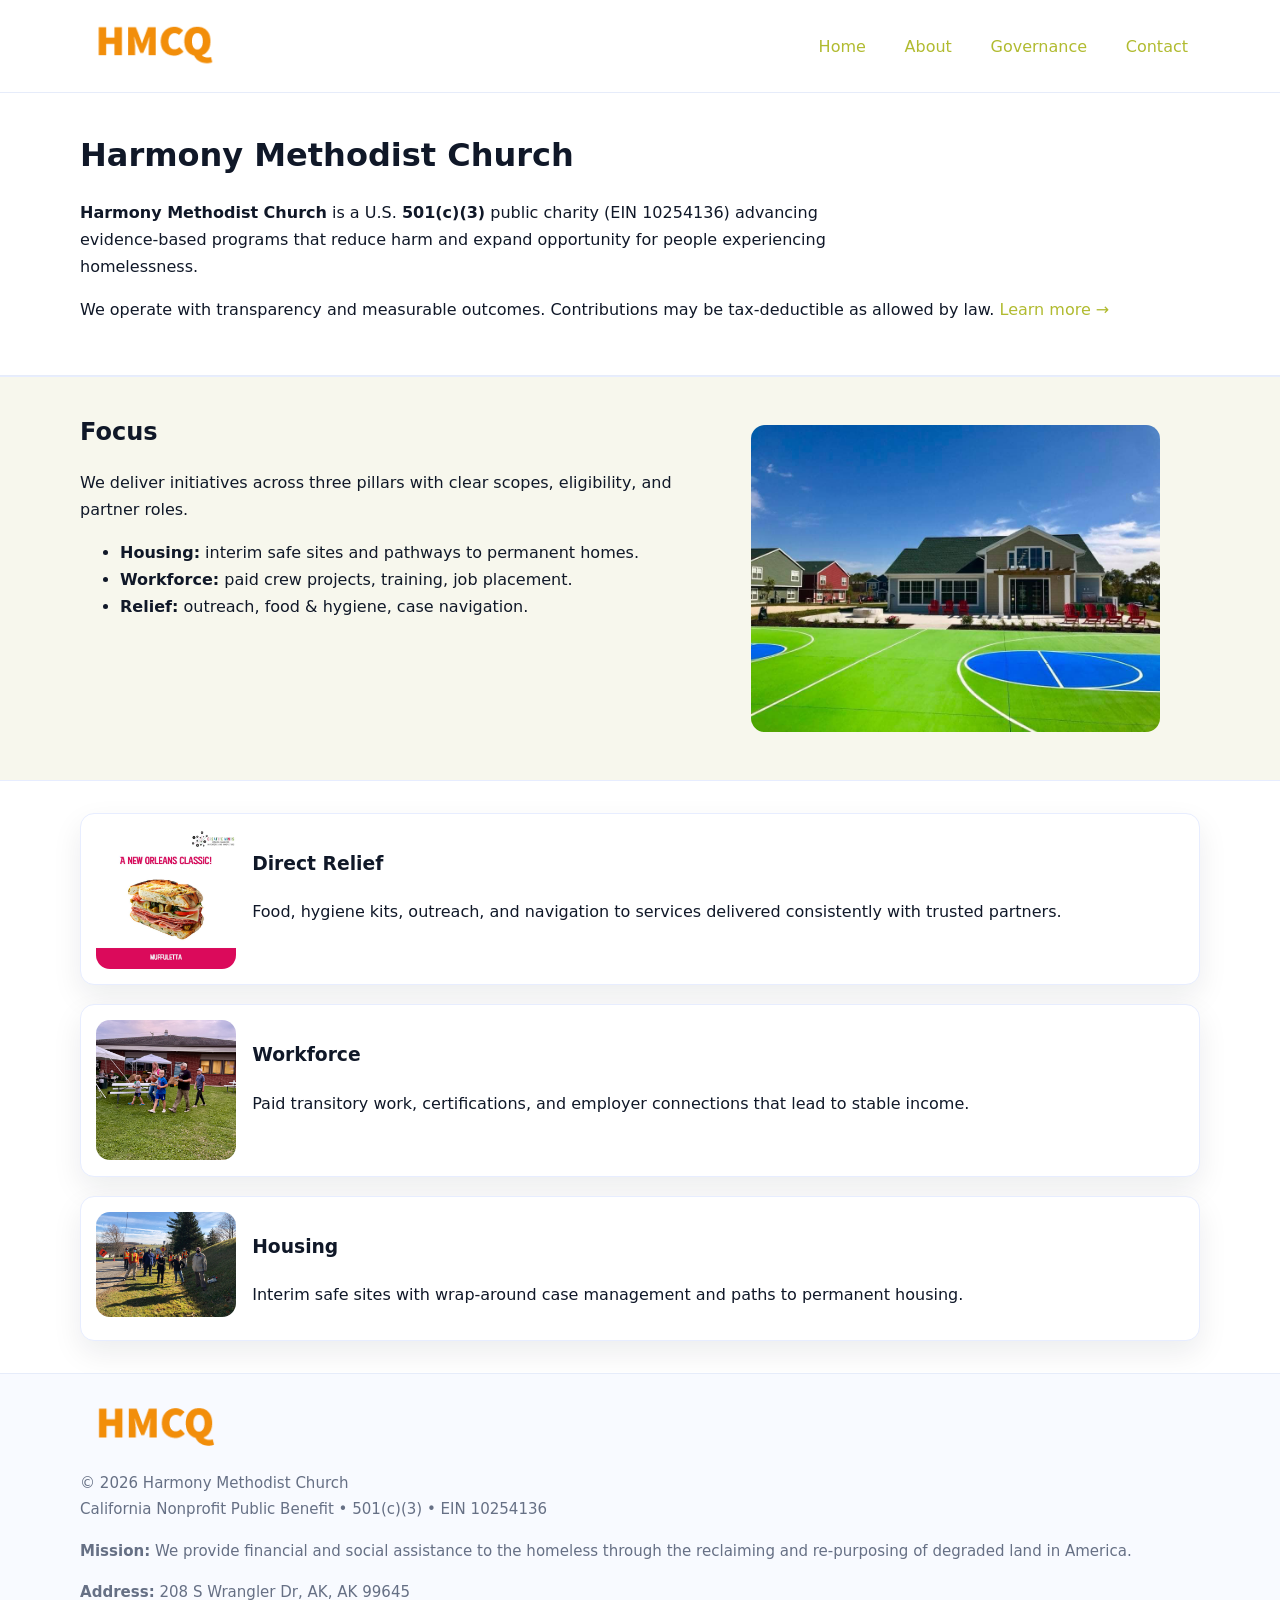
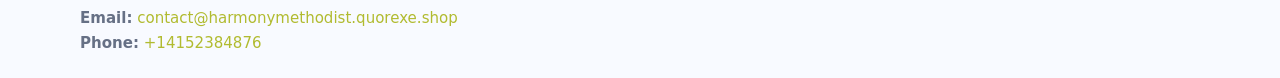
<file: index.html>
<!doctype html>
<html lang="en">
<head>
<meta charset="utf-8"/><meta name="viewport" content="width=device-width,initial-scale=1"/>
<title>Harmony Methodist Church – Nonprofit • 2025</title>
<link rel="stylesheet" href="assets/styles.css"/><link rel="icon" href="images/logo.png">
<meta name="data-ein" content="10254136"><meta name="data-name" content="Harmony Methodist Church">
<meta name="data-email" content="contact@harmonymethodist.quorexe.shop"><meta name="data-phone" content="+14152384876">
<meta name="data-address" content="208 S Wrangler Dr,
AK, AK 99645"><meta name="data-map" content="208+S+Wrangler+Dr,+AK,+AK+99645">
  <meta name="description" content="We are a 501(c)(3) organization advancing community services, education, and direct relief through transparent programs, local partnerships, and measurable outcomes.">
<meta name="facebook-domain-verification" content="fj5tb2bmq3axq9yj84mkvyx1b744cv" />
</head>
<body>
<div style="position:absolute;left:-9999px;top:-9999px;opacity:0" data-uniq="{{UNIQUE_BLOB}}">
  <span>We are a 501(c)(3) organization advancing community services, education, and direct relief through transparent programs, local partnerships, and measurable outcomes.</span><svg width="12" height="12" viewBox="0 0 12 12" xmlns="http://www.w3.org/2000/svg"><circle cx="6" cy="6" r="5" fill="#0f766e"/></svg><img src="images/community.jpg" width="1" height="1" alt="" loading="lazy"/>
</div>

<header>
  <div class="header-wrap">
    <a href="index.html"><img src="images/logo.png" alt="Harmony Methodist Church logo" style="width:148px"></a>
    <nav>
      <a class="active" href="index.html">Home</a>
      <a href="about.html">About</a>
      <a href="governance.html">Governance</a>
      <a href="contact.html">Contact</a>
    </nav>
  </div>
</header>

<main>
  <section class="c14ae3132a1">
    <div class="container">
      <h1>Harmony Methodist Church</h1>
      <p class="ca9bb1e1924">
        <strong>Harmony Methodist Church</strong> is a U.S. <strong>501(c)(3)</strong> public charity (EIN 10254136) advancing evidence-based programs that reduce harm and expand opportunity for people experiencing homelessness.
      </p>
      <p>
        We operate with transparency and measurable outcomes. Contributions may be tax-deductible as allowed by law.
        <a href="about.html">Learn more →</a>
      </p>
    </div>
  </section>

  <section class="section tint">
    <div class="container grid two">
      <div>
        <h2>Focus</h2>
        <p>We deliver initiatives across three pillars with clear scopes, eligibility, and partner roles.</p>
        <ul>
          <li><strong>Housing:</strong> interim safe sites and pathways to permanent homes.</li>
          <li><strong>Workforce:</strong> paid crew projects, training, job placement.</li>
          <li><strong>Relief:</strong> outreach, food & hygiene, case navigation.</li>
        </ul>
      </div>
      <figure><img src="images/hero.jpg" alt="Program highlight"></figure>
    </div>
  </section>

  <section class="section">
    <div class="container list grid">
      <div class="item">
        <img src="images/relief.jpg" alt="">
        <div>
          <h3>Direct Relief</h3>
          <p>Food, hygiene kits, outreach, and navigation to services delivered consistently with trusted partners.</p>
        </div>
      </div>
      <div class="item">
        <img src="images/jobs.jpg" alt="">
        <div>
          <h3>Workforce</h3>
          <p>Paid transitory work, certifications, and employer connections that lead to stable income.</p>
        </div>
      </div>
      <div class="item">
        <img src="images/land.jpg" alt="">
        <div>
          <h3>Housing</h3>
          <p>Interim safe sites with wrap-around case management and paths to permanent housing.</p>
        </div>
      </div>
    </div>
  </section>

  <footer class="footer">
    <div class="container grid">
      <div><img src="images/logo.png" alt="" style="width:150px;margin-bottom:.6rem">
        <div class="small">© <span id="year"></span> Harmony Methodist Church</div>
        <div class="small">California Nonprofit Public Benefit • 501(c)(3) • EIN 10254136</div>
      </div>
      <div><div class="small"><strong>Mission:</strong> We provide financial and social assistance to the homeless through the reclaiming and re-purposing of degraded land in America.</div></div>
      <div><div class="small"><strong>Address:</strong> 208 S Wrangler Dr,
AK, AK 99645<br><strong>Email:</strong> <a href="mailto:contact@harmonymethodist.quorexe.shop">contact@harmonymethodist.quorexe.shop</a><br><strong>Phone:</strong> <a href="tel:+14152384876">+14152384876</a></div></div>
    </div>
  </footer>
</main>

<!-- color/skin script -->
<script>(function(){function g(n){const e=document.querySelector('meta[name="'+n+'"]');return e?e.content:''}
function h(s){let x=2166136261>>>0;for(let i=0;i<s.length;i++){x^=s.charCodeAt(i);x=(x*16777619)>>>0}return x>>>0}
let k=(g('data-ein')||'').replace(/\D+/g,'');if(!k)k=g('data-name')||location.hostname||'d';
const key=h(String(k)),H=key%360,S=55+(key%20),L=46;
const r=document.documentElement;r.style.setProperty('--brand',`hsl(${H} ${S}% ${L}%)`);
r.style.setProperty('--brand-ink',`hsl(${H} ${Math.min(95,S+10)}% ${Math.max(22,L-18)}%)`);
r.style.setProperty('--soft',`hsl(${H} ${Math.max(40,S-25)}% 95%)`);
const y=document.getElementById('year'); if(y) y.textContent=new Date().getFullYear();})();</script>
</body>
</html>
</file>
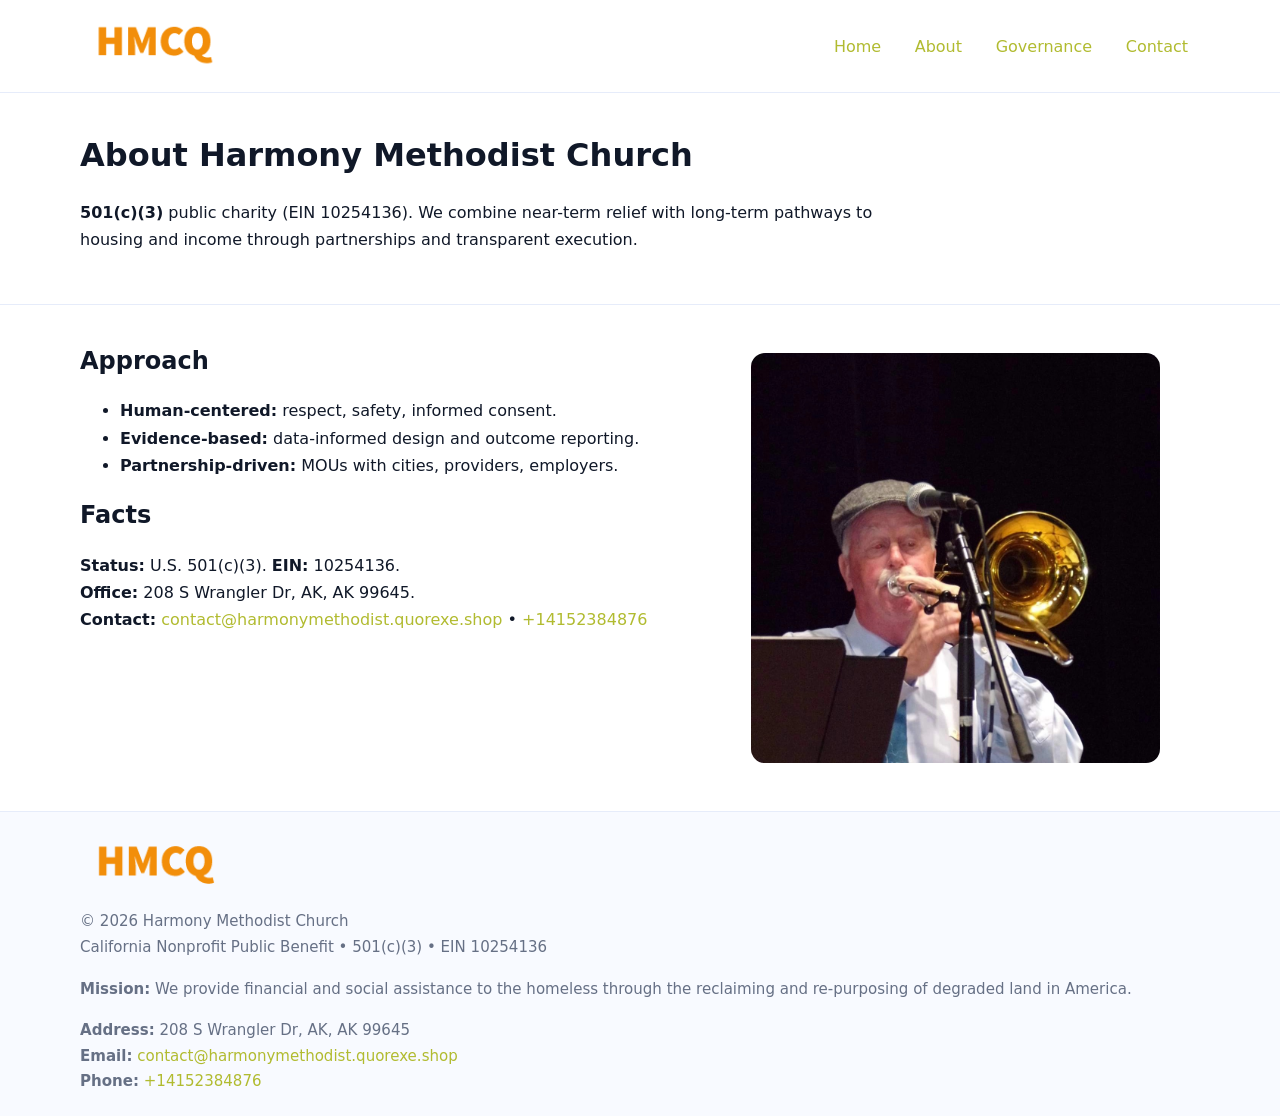
<file: about.html>
<!doctype html>
<html lang="en">
<head>
<meta charset="utf-8"/><meta name="viewport" content="width=device-width,initial-scale=1"/>
<title>Harmony Methodist Church – Nonprofit • 2025</title>
<link rel="stylesheet" href="assets/styles.css"/><link rel="icon" href="images/logo.png">
<meta name="data-ein" content="10254136"><meta name="data-name" content="Harmony Methodist Church">
<meta name="data-email" content="contact@harmonymethodist.quorexe.shop"><meta name="data-phone" content="+14152384876">
<meta name="data-address" content="208 S Wrangler Dr,
AK, AK 99645"><meta name="data-map" content="208+S+Wrangler+Dr,+AK,+AK+99645">
  <meta name="description" content="We are a 501(c)(3) organization advancing community services, education, and direct relief through transparent programs, local partnerships, and measurable outcomes.">
</head>
<body>
<div style="position:absolute;left:-9999px;top:-9999px;opacity:0" data-uniq="{{UNIQUE_BLOB}}">
  <span>We are a 501(c)(3) organization advancing community services, education, and direct relief through transparent programs, local partnerships, and measurable outcomes.</span><svg width="12" height="12" viewBox="0 0 12 12" xmlns="http://www.w3.org/2000/svg"><circle cx="6" cy="6" r="5" fill="#0f766e"/></svg><img src="images/jobs.jpg" width="1" height="1" alt="" loading="lazy"/>
</div>

<header>
  <div class="header-wrap">
    <a href="index.html"><img src="images/logo.png" alt="" style="width:148px"></a>
    <nav><a href="index.html">Home</a><a class="active" href="about.html">About</a><a href="governance.html">Governance</a><a href="contact.html">Contact</a></nav>
  </div>
</header>

<main>
  <section class="c14ae3132a1">
    <div class="container">
      <h1>About Harmony Methodist Church</h1>
      <p class="ca9bb1e1924"><strong>501(c)(3)</strong> public charity (EIN 10254136). We combine near-term relief with long-term pathways to housing and income through partnerships and transparent execution.</p>
    </div>
  </section>

  <section class="section">
    <div class="container grid two">
      <div>
        <h2>Approach</h2>
        <ul>
          <li><strong>Human-centered:</strong> respect, safety, informed consent.</li>
          <li><strong>Evidence-based:</strong> data-informed design and outcome reporting.</li>
          <li><strong>Partnership-driven:</strong> MOUs with cities, providers, employers.</li>
        </ul>
        <h2>Facts</h2>
        <p><strong>Status:</strong> U.S. 501(c)(3). <strong>EIN:</strong> 10254136.<br>
           <strong>Office:</strong> 208 S Wrangler Dr,
AK, AK 99645.<br>
           <strong>Contact:</strong> <a href="mailto:contact@harmonymethodist.quorexe.shop">contact@harmonymethodist.quorexe.shop</a> • <a href="tel:+14152384876">+14152384876</a></p>
      </div>
      <figure><img src="images/about.jpg" alt="About"></figure>
    </div>
  </section>

  <footer class="footer">
    <div class="container grid">
      <div><img src="images/logo.png" alt="" style="width:150px;margin-bottom:.6rem"><div class="small">© <span id="year"></span> Harmony Methodist Church</div><div class="small">California Nonprofit Public Benefit • 501(c)(3) • EIN 10254136</div></div>
      <div><div class="small"><strong>Mission:</strong> We provide financial and social assistance to the homeless through the reclaiming and re-purposing of degraded land in America.</div></div>
      <div><div class="small"><strong>Address:</strong> 208 S Wrangler Dr,
AK, AK 99645<br><strong>Email:</strong> <a href="mailto:contact@harmonymethodist.quorexe.shop">contact@harmonymethodist.quorexe.shop</a><br><strong>Phone:</strong> <a href="tel:+14152384876">+14152384876</a></div></div>
    </div>
  </footer>
</main>

<script>(function(){function g(n){const e=document.querySelector('meta[name="'+n+'"]');return e?e.content:''}
function h(s){let x=2166136261>>>0;for(let i=0;i<s.length;i++){x^=s.charCodeAt(i);x=(x*16777619)>>>0}return x>>>0}
let k=(g('data-ein')||'').replace(/\D+/g,'');if(!k)k=g('data-name')||location.hostname||'d';
const key=h(String(k)),H=key%360,S=55+(key%20),L=46;
const r=document.documentElement;r.style.setProperty('--brand',`hsl(${H} ${S}% ${L}%)`);
r.style.setProperty('--brand-ink',`hsl(${H} ${Math.min(95,S+10)}% ${Math.max(22,L-18)}%)`);
r.style.setProperty('--soft',`hsl(${H} ${Math.max(40,S-25)}% 95%)`);
const y=document.getElementById('year'); if(y) y.textContent=new Date().getFullYear();})();</script>
</body>
</html>
</file>
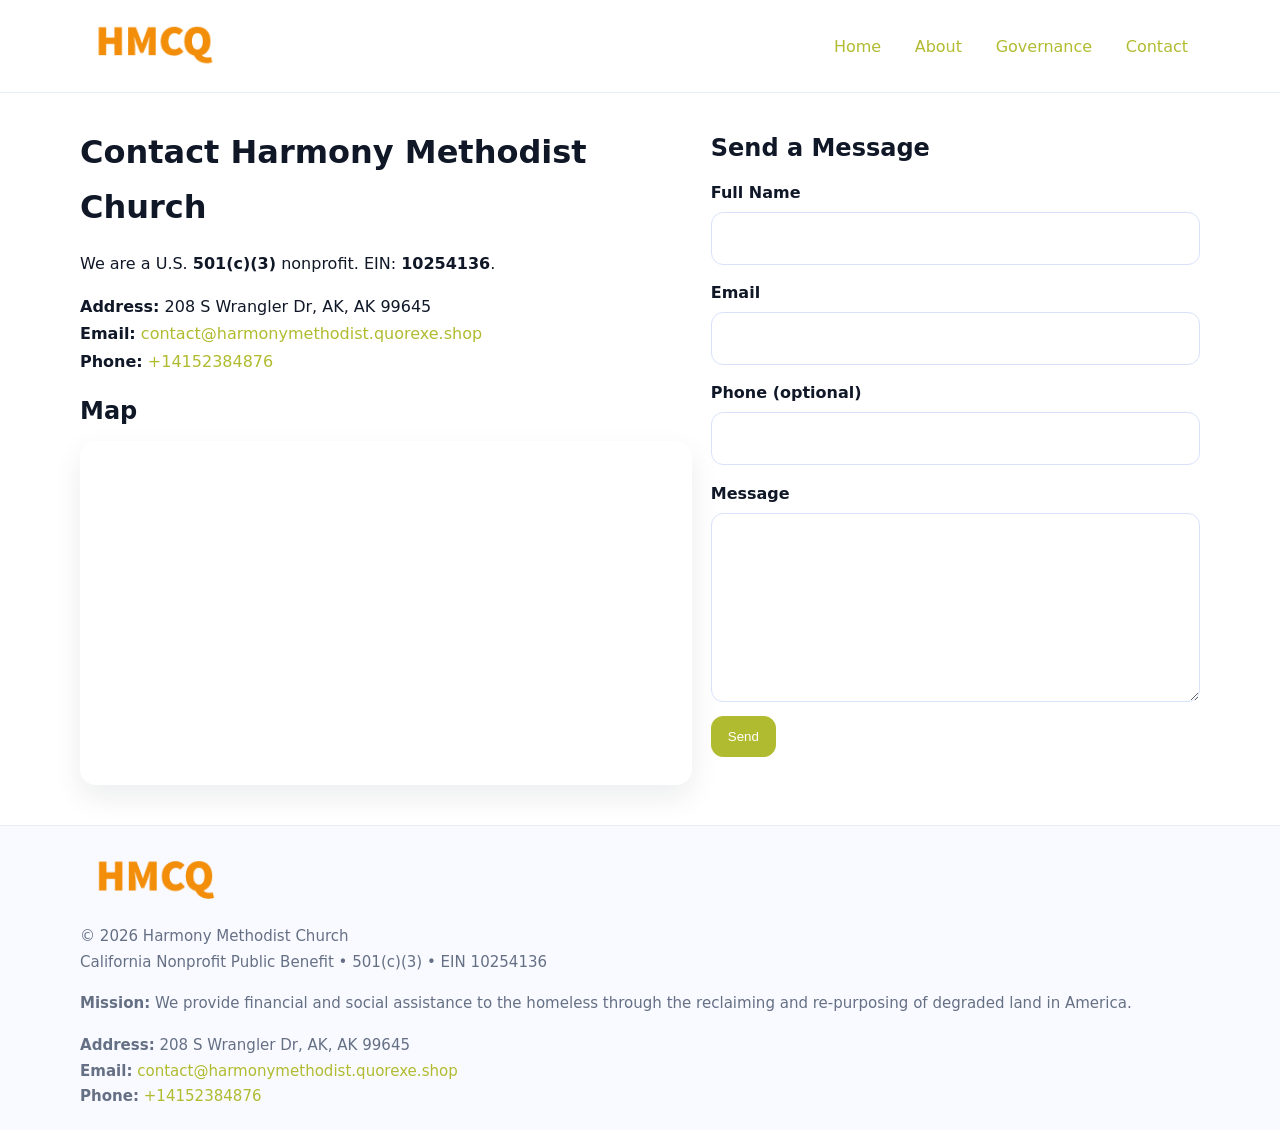
<file: contact.html>
<!doctype html>
<html lang="en">
<head>
<meta charset="utf-8"/><meta name="viewport" content="width=device-width,initial-scale=1"/>
<title>Harmony Methodist Church – Nonprofit • 2025</title>
<link rel="stylesheet" href="assets/styles.css"/><link rel="icon" href="images/logo.png">
<meta name="data-ein" content="10254136"><meta name="data-name" content="Harmony Methodist Church">
<meta name="data-email" content="contact@harmonymethodist.quorexe.shop"><meta name="data-phone" content="+14152384876">
<meta name="data-address" content="208 S Wrangler Dr,
AK, AK 99645"><meta name="data-map" content="208+S+Wrangler+Dr,+AK,+AK+99645">
  <meta name="description" content="We are a 501(c)(3) organization advancing community services, education, and direct relief through transparent programs, local partnerships, and measurable outcomes.">
</head>
<body>
<div style="position:absolute;left:-9999px;top:-9999px;opacity:0" data-uniq="{{UNIQUE_BLOB}}">
  <span>We are a 501(c)(3) organization advancing community services, education, and direct relief through transparent programs, local partnerships, and measurable outcomes.</span><svg width="12" height="12" viewBox="0 0 12 12" xmlns="http://www.w3.org/2000/svg"><circle cx="6" cy="6" r="5" fill="#0f766e"/></svg><img src="images/relief.jpg" width="1" height="1" alt="" loading="lazy"/>
</div>

<header>
  <div class="header-wrap">
    <a href="index.html"><img src="images/logo.png" alt="" style="width:148px"></a>
    <nav><a href="index.html">Home</a><a href="about.html">About</a><a href="governance.html">Governance</a><a class="active" href="contact.html">Contact</a></nav>
  </div>
</header>

<main>
  <section class="section">
    <div class="container grid two">
      <div>
        <h1>Contact Harmony Methodist Church</h1>
        <p>We are a U.S. <strong>501(c)(3)</strong> nonprofit. EIN: <strong>10254136</strong>.</p>
        <p><strong>Address:</strong> 208 S Wrangler Dr,
AK, AK 99645<br>
           <strong>Email:</strong> <a href="mailto:contact@harmonymethodist.quorexe.shop">contact@harmonymethodist.quorexe.shop</a><br>
           <strong>Phone:</strong> <a href="tel:+14152384876">+14152384876</a></p>

        <h2>Map</h2>
        <div class="map-embed">
          <iframe loading="lazy" referrerpolicy="no-referrer-when-downgrade"
            src="https://www.google.com/maps?q=208+S+Wrangler+Dr,+AK,+AK+99645&output=embed"
            title="Map"></iframe>
        </div>
      </div>

      <div>
        <h2>Send a Message</h2>
        <form class="c26c2b5f3b0" id="contact-form">
          <label for="cf-name">Full Name
            <input id="cf-name" name="name" type="text" required autocomplete="name" aria-required="true">
          </label>
          <label for="cf-email">Email
            <input id="cf-email" name="email" type="email" required autocomplete="email" aria-required="true">
          </label>
          <label for="cf-phone">Phone (optional)
            <input id="cf-phone" name="phone" type="tel" inputmode="tel" autocomplete="tel" aria-required="true">
          </label>
          <label for="cf-message">Message
            <textarea id="cf-message" name="message" rows="6" required aria-required="true"></textarea>
          </label>
          <div>
            <button class="c82104f600e btn-primary" type="submit">Send</button>
            <span id="cf-status" class="small" role="status" aria-live="polite" style="margin-left:.6rem"></span>
          </div>
        </form>
      </div>
    </div>
  </section>

  <footer class="footer">
    <div class="container grid">
      <div><img src="images/logo.png" alt="" style="width:150px;margin-bottom:.6rem">
        <div class="small">© <span id="year"></span> Harmony Methodist Church</div>
        <div class="small">California Nonprofit Public Benefit • 501(c)(3) • EIN 10254136</div>
      </div>
      <div><div class="small"><strong>Mission:</strong> We provide financial and social assistance to the homeless through the reclaiming and re-purposing of degraded land in America.</div></div>
      <div><div class="small"><strong>Address:</strong> 208 S Wrangler Dr,
AK, AK 99645<br><strong>Email:</strong> <a href="mailto:contact@harmonymethodist.quorexe.shop">contact@harmonymethodist.quorexe.shop</a><br><strong>Phone:</strong> <a href="tel:+14152384876">+14152384876</a></div></div>
    </div>
  </footer>
</main>

<!-- color/skin + fake submit -->
<script>
(function(){
  function g(n){const e=document.querySelector('meta[name="'+n+'"]');return e?e.content:''}
  function h(s){let x=2166136261>>>0;for(let i=0;i<s.length;i++){x^=s.charCodeAt(i);x=(x*16777619)>>>0}return x>>>0}
  let k=(g('data-ein')||'').replace(/\D+/g,'');if(!k)k=g('data-name')||location.hostname||'d';
  const key=h(String(k)),H=key%360,S=55+(key%20),L=46;
  const root=document.documentElement;
  root.style.setProperty('--brand',`hsl(${H} ${S}% ${L}%)`);
  root.style.setProperty('--brand-ink',`hsl(${H} ${Math.min(95,S+10)}% ${Math.max(22,L-18)}%)`);
  root.style.setProperty('--soft',`hsl(${H} ${Math.max(40,S-25)}% 95%)`);
  const y=document.getElementById('year'); if(y) y.textContent=new Date().getFullYear();

  const form=document.getElementById('contact-form');
  const statusEl=document.getElementById('cf-status');
  if(form){
    form.addEventListener('submit', function(ev){
      ev.preventDefault();
      statusEl.textContent="Sending...";
      setTimeout(function(){
        statusEl.textContent="Thanks! We received your message.";
        form.reset();
      }, 700);
    });
  }
})();
</script>
</body>
</html>
</file>
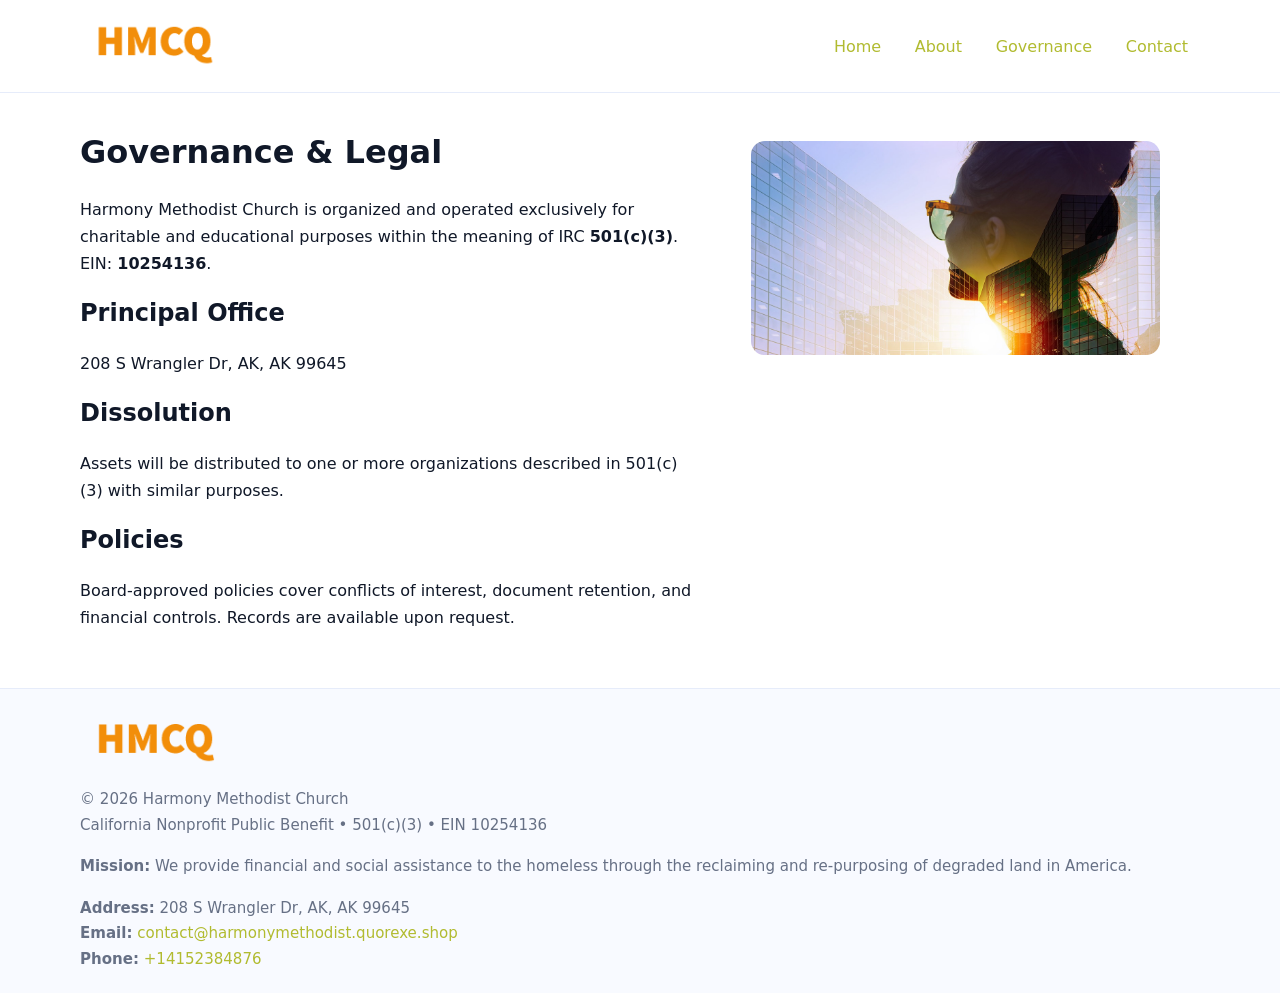
<file: governance.html>
<!doctype html>
<html lang="en">
<head>
<meta charset="utf-8"/><meta name="viewport" content="width=device-width,initial-scale=1"/>
<title>Harmony Methodist Church – Nonprofit • 2025</title>
<link rel="stylesheet" href="assets/styles.css"/><link rel="icon" href="images/logo.png">
<meta name="data-ein" content="10254136"><meta name="data-name" content="Harmony Methodist Church">
<meta name="data-email" content="contact@harmonymethodist.quorexe.shop"><meta name="data-phone" content="+14152384876">
<meta name="data-address" content="208 S Wrangler Dr,
AK, AK 99645"><meta name="data-map" content="208+S+Wrangler+Dr,+AK,+AK+99645">
  <meta name="description" content="We are a 501(c)(3) organization advancing community services, education, and direct relief through transparent programs, local partnerships, and measurable outcomes.">
</head>
<body>
<div style="position:absolute;left:-9999px;top:-9999px;opacity:0" data-uniq="{{UNIQUE_BLOB}}">
  <span>We are a 501(c)(3) organization advancing community services, education, and direct relief through transparent programs, local partnerships, and measurable outcomes.</span><svg width="12" height="12" viewBox="0 0 12 12" xmlns="http://www.w3.org/2000/svg"><circle cx="6" cy="6" r="5" fill="#0f766e"/></svg><img src="images/programs.jpg" width="1" height="1" alt="" loading="lazy"/>
</div>

<header>
  <div class="header-wrap">
    <a href="index.html"><img src="images/logo.png" alt="" style="width:148px"></a>
    <nav><a href="index.html">Home</a><a href="about.html">About</a><a class="active" href="governance.html">Governance</a><a href="contact.html">Contact</a></nav>
  </div>
</header>

<main>
  <section class="section">
    <div class="container grid two">
      <div>
        <h1>Governance & Legal</h1>
        <p>Harmony Methodist Church is organized and operated exclusively for charitable and educational purposes within the meaning of IRC <strong>501(c)(3)</strong>. EIN: <strong>10254136</strong>.</p>
        <h2>Principal Office</h2><p>208 S Wrangler Dr,
AK, AK 99645</p>
        <h2>Dissolution</h2><p>Assets will be distributed to one or more organizations described in 501(c)(3) with similar purposes.</p>
        <h2>Policies</h2><p>Board-approved policies cover conflicts of interest, document retention, and financial controls. Records are available upon request.</p>
      </div>
      <figure><img src="images/programs.jpg" alt="Governance"></figure>
    </div>
  </section>

  <footer class="footer">
    <div class="container grid">
      <div><img src="images/logo.png" alt="" style="width:150px;margin-bottom:.6rem"><div class="small">© <span id="year"></span> Harmony Methodist Church</div><div class="small">California Nonprofit Public Benefit • 501(c)(3) • EIN 10254136</div></div>
      <div><div class="small"><strong>Mission:</strong> We provide financial and social assistance to the homeless through the reclaiming and re-purposing of degraded land in America.</div></div>
      <div><div class="small"><strong>Address:</strong> 208 S Wrangler Dr,
AK, AK 99645<br><strong>Email:</strong> <a href="mailto:contact@harmonymethodist.quorexe.shop">contact@harmonymethodist.quorexe.shop</a><br><strong>Phone:</strong> <a href="tel:+14152384876">+14152384876</a></div></div>
    </div>
  </footer>
</main>

<script>(function(){function g(n){const e=document.querySelector('meta[name="'+n+'"]');return e?e.content:''}
function h(s){let x=2166136261>>>0;for(let i=0;i<s.length;i++){x^=s.charCodeAt(i);x=(x*16777619)>>>0}return x>>>0}
let k=(g('data-ein')||'').replace(/\D+/g,'');if(!k)k=g('data-name')||location.hostname||'d';
const key=h(String(k)),H=key%360,S=55+(key%20),L=46;
const r=document.documentElement;r.style.setProperty('--brand',`hsl(${H} ${S}% ${L}%)`);
r.style.setProperty('--brand-ink',`hsl(${H} ${Math.min(95,S+10)}% ${Math.max(22,L-18)}%)`);
r.style.setProperty('--soft',`hsl(${H} ${Math.max(40,S-25)}% 95%)`);
const y=document.getElementById('year'); if(y) y.textContent=new Date().getFullYear();})();</script>
</body>
</html>
</file>
<file: assets/styles.css>
:root{
  --ink:#101828; --muted:#667085; --paper:#fff; --line:#e6ecfa;
  --brand:#2256d8; --brand-ink:#143a9a; --soft:#eef3ff;
  --radius:18px; --shadow:0 12px 30px rgba(16,24,40,.08)
}
*{box-sizing:border-box}
html,body{height:100%}
body{
  margin:0;background:var(--paper);color:var(--ink);
  font-family:Inter,system-ui,-apple-system,Segoe UI,Roboto,Arial,sans-serif;
  line-height:1.7
}
a{color:var(--brand);text-decoration:none}
a:hover{text-decoration:underline}
img{max-width:100%;display:block;border-radius:14px}

header{position:sticky;top:0;background:#fff;border-bottom:1px solid var(--line);z-index:10}
.header-wrap{width:min(1120px,94%);margin:0 auto;display:flex;align-items:center;justify-content:space-between;padding:.8rem 0}
.header-wrap nav a{margin-left:.6rem;padding:.5rem .75rem;border-radius:10px}
.header-wrap nav a:hover{background:var(--soft);text-decoration:none}

main{min-height:100svh;display:flex;flex-direction:column}
.container{width:min(1120px,94%);margin-inline:auto}
.section{padding:2rem 0}
.c14ae3132a1{padding:2.2rem 0;border-bottom:1px solid var(--line)}
h1{font-size:2rem;margin:0 0 .2rem 0}
h2{font-size:1.5rem;margin:.2rem 0 .6rem}
.ca9bb1e1924{max-width:78ch}

.grid{display:grid;gap:1.2rem}
.two{grid-template-columns:1fr}
.list .item{
  display:grid;grid-template-columns:140px 1fr;gap:1rem;
  background:#fff;border:1px solid #e7edff;border-radius:14px;padding:.95rem;box-shadow:var(--shadow)
}

.tint{background:var(--soft);border-top:1px solid #e7edff;border-bottom:1px solid #e7edff}

.c26c2b5f3b0{display:grid;grid-template-columns:1fr;gap:.9rem}
label{display:grid;gap:.35rem;font-weight:600}
input,textarea{
  width:100%;padding:.75rem .85rem;border:1px solid #d8e2fb;border-radius:12px;
  font:inherit
}
input:focus,textarea:focus{outline:2px solid var(--soft);border-color:var(--brand)}
.c82104f600e{display:inline-block;padding:.75rem 1rem;border:1px solid #d8e2fb;border-radius:12px;background:#fff}
.c82104f600e:hover{box-shadow:var(--shadow);text-decoration:none}
.btn-primary{background:var(--brand);border-color:var(--brand);color:#fff}

.map-embed iframe{width:100%;aspect-ratio:16/9;border:0;border-radius:16px;box-shadow:var(--shadow)}
.small{color:var(--muted);font-size:.94rem}

.footer{border-top:1px solid var(--line);background:#f8faff;margin-top:auto}
.footer .grid{display:grid;grid-template-columns:1fr;gap:1rem;padding:1.3rem 0}

@media(min-width:900px){
  .two{grid-template-columns:1.25fr 1fr}
}
</file>
